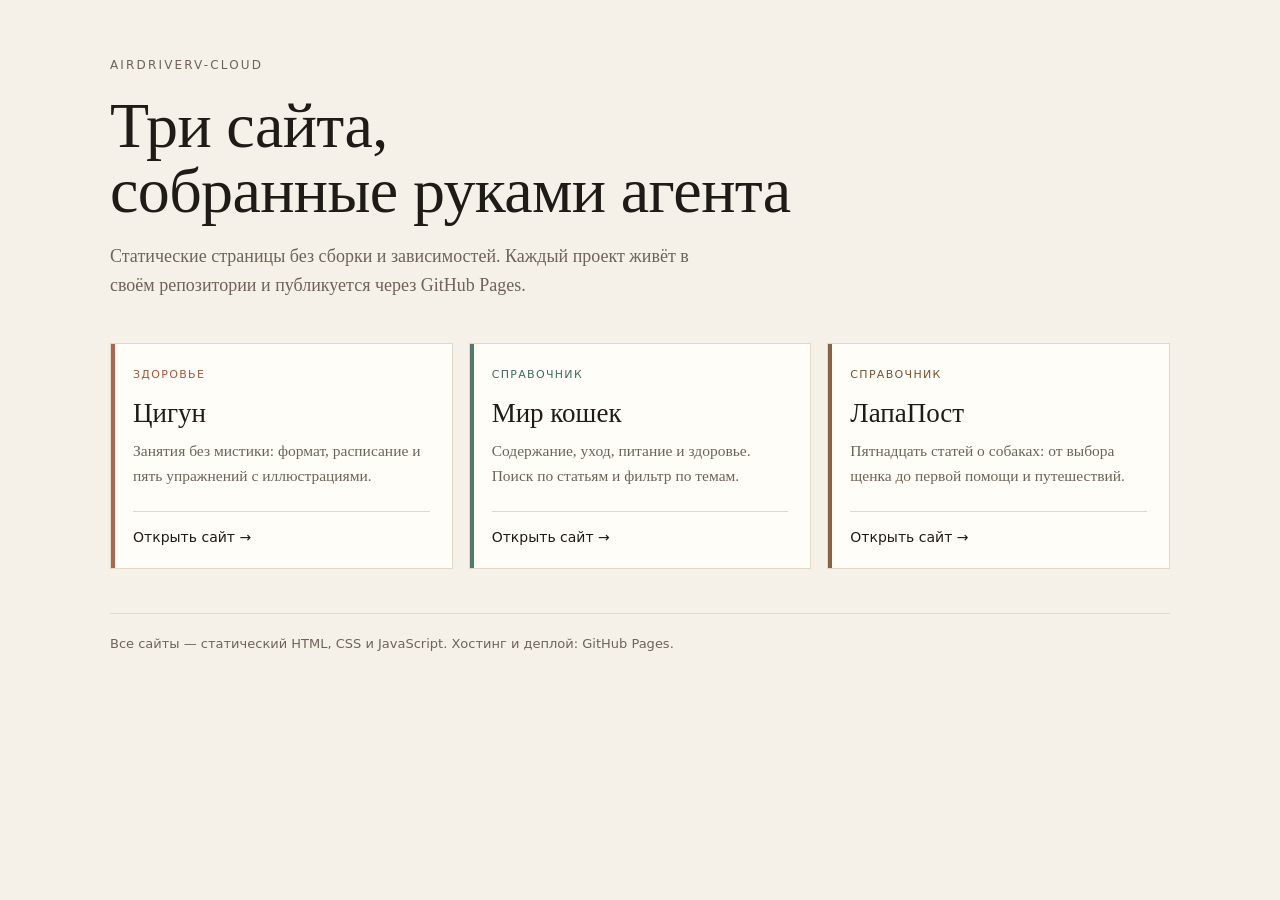
<file: index.html>
<!DOCTYPE html>
<html lang="ru">
<head>
<meta charset="UTF-8">
<meta name="viewport" content="width=device-width, initial-scale=1">
<title>airdriverv-cloud — проекты</title>
<meta name="description" content="Статические сайты на GitHub Pages: цигун, мир кошек, ЛапаПост о собаках.">
<link rel="stylesheet" href="style.css">
</head>
<body>
<div class="wrap">

<header>
  <p class="eyebrow">airdriverv-cloud</p>
  <h1>Три сайта,<br>собранные руками агента</h1>
  <p class="lead">Статические страницы без сборки и зависимостей. Каждый проект живёт в своём репозитории и публикуется через GitHub Pages.</p>
</header>

<main class="grid">

  <a class="card card--qigong" href="https://airdriverv-cloud.github.io/beget-site/">
    <span class="tag">Здоровье</span>
    <h2>Цигун</h2>
    <p>Занятия без мистики: формат, расписание и пять упражнений с иллюстрациями.</p>
    <span class="more">Открыть сайт →</span>
  </a>

  <a class="card card--cats" href="https://airdriverv-cloud.github.io/cats-site/">
    <span class="tag">Справочник</span>
    <h2>Мир кошек</h2>
    <p>Содержание, уход, питание и здоровье. Поиск по статьям и фильтр по темам.</p>
    <span class="more">Открыть сайт →</span>
  </a>

  <a class="card card--dogs" href="https://airdriverv-cloud.github.io/lapapost/">
    <span class="tag">Справочник</span>
    <h2>ЛапаПост</h2>
    <p>Пятнадцать статей о собаках: от выбора щенка до первой помощи и путешествий.</p>
    <span class="more">Открыть сайт →</span>
  </a>

</main>

<footer>
  <p>Все сайты — статический HTML, CSS и JavaScript. Хостинг и деплой: GitHub Pages.</p>
</footer>

</div>
</body>
</html>
</file>
<file: style.css>
:root{
  --paper:#f6f1e8;
  --card:#fffdf8;
  --ink:#1f1b17;
  --muted:#6d6358;
  --line:#e3d8c7;
  --accent:#8a3d2f;
}
*{box-sizing:border-box}
html,body{margin:0}
body{
  background:var(--paper);
  color:var(--ink);
  font-family:Georgia,"Times New Roman",serif;
  line-height:1.6;
  -webkit-font-smoothing:antialiased;
}
.wrap{width:min(1060px,calc(100% - 40px));margin:0 auto;padding:56px 0 40px}

header{max-width:44rem;margin-bottom:44px}
.eyebrow{
  font-family:system-ui,-apple-system,"Segoe UI",sans-serif;
  font-size:12px;letter-spacing:.18em;text-transform:uppercase;
  color:var(--muted);margin:0 0 18px;
}
h1{font-size:clamp(36px,6vw,64px);line-height:1.02;font-weight:500;margin:0 0 18px;letter-spacing:-.01em}
.lead{font-size:18px;color:var(--muted);margin:0;max-width:38rem}

.grid{display:grid;grid-template-columns:repeat(3,1fr);gap:16px}

.card{
  display:flex;flex-direction:column;
  background:var(--card);
  border:1px solid var(--line);
  padding:22px 22px 20px;
  text-decoration:none;color:inherit;
  position:relative;overflow:hidden;
  transition:transform .18s ease,box-shadow .18s ease,border-color .18s ease;
}
.card::before{
  content:"";position:absolute;left:0;top:0;bottom:0;width:4px;
  background:var(--accent);opacity:.9;
}
.card--qigong{--accent:#a4553c}
.card--cats{--accent:#3f6b5e}
.card--dogs{--accent:#7a5230}
.card:hover{transform:translateY(-3px);box-shadow:0 14px 30px -18px rgba(31,27,23,.45);border-color:#d6c8b3}

.tag{
  font-family:system-ui,-apple-system,"Segoe UI",sans-serif;
  font-size:11px;letter-spacing:.12em;text-transform:uppercase;
  color:var(--accent);margin-bottom:14px;
}
.card h2{font-size:27px;font-weight:500;margin:0 0 10px;line-height:1.15}
.card p{font-size:15.5px;color:var(--muted);margin:0 0 22px;flex:1}
.more{
  font-family:system-ui,-apple-system,"Segoe UI",sans-serif;
  font-size:14px;color:var(--ink);
  border-top:1px solid var(--line);padding-top:14px;
}

footer{
  margin-top:44px;padding-top:20px;border-top:1px solid var(--line);
  font-family:system-ui,-apple-system,"Segoe UI",sans-serif;
  font-size:13px;color:var(--muted);
}
footer p{margin:0}

@media (max-width:860px){
  .grid{grid-template-columns:1fr}
  .wrap{padding-top:36px}
}
</file>
